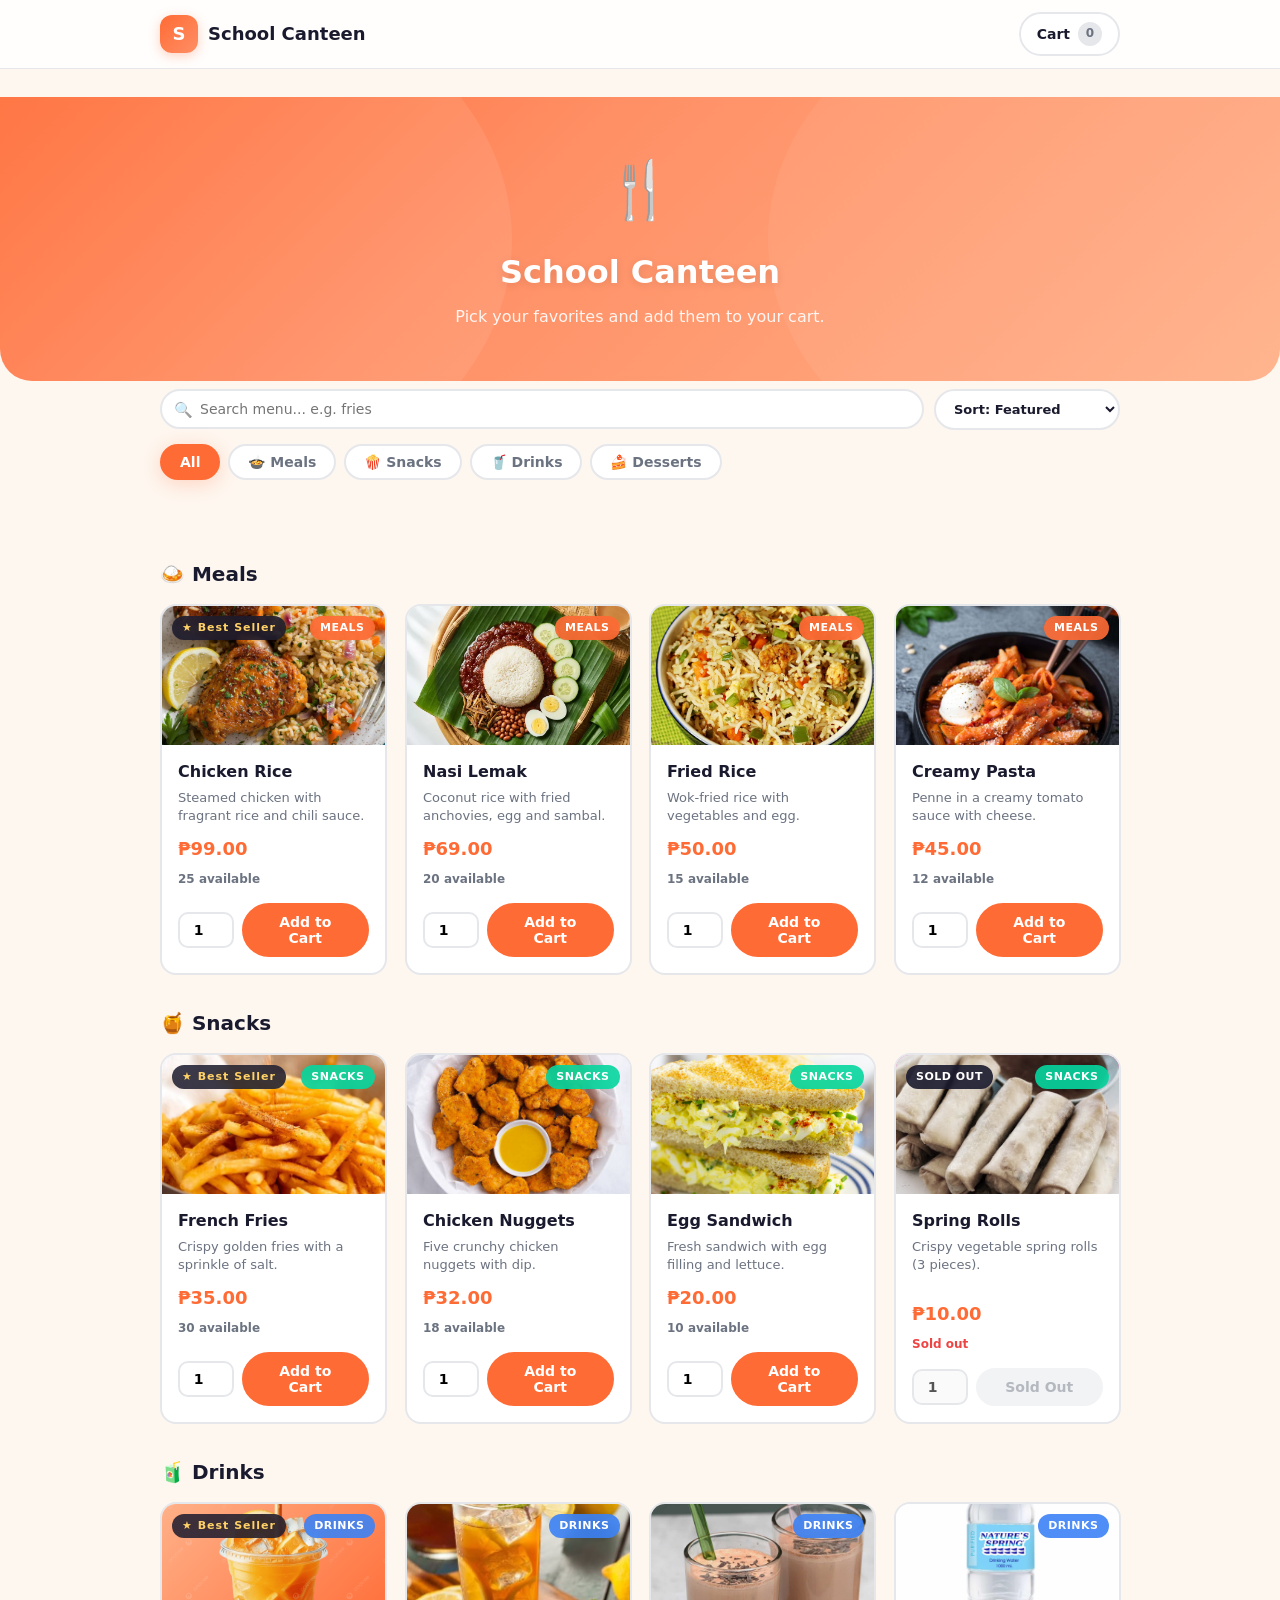
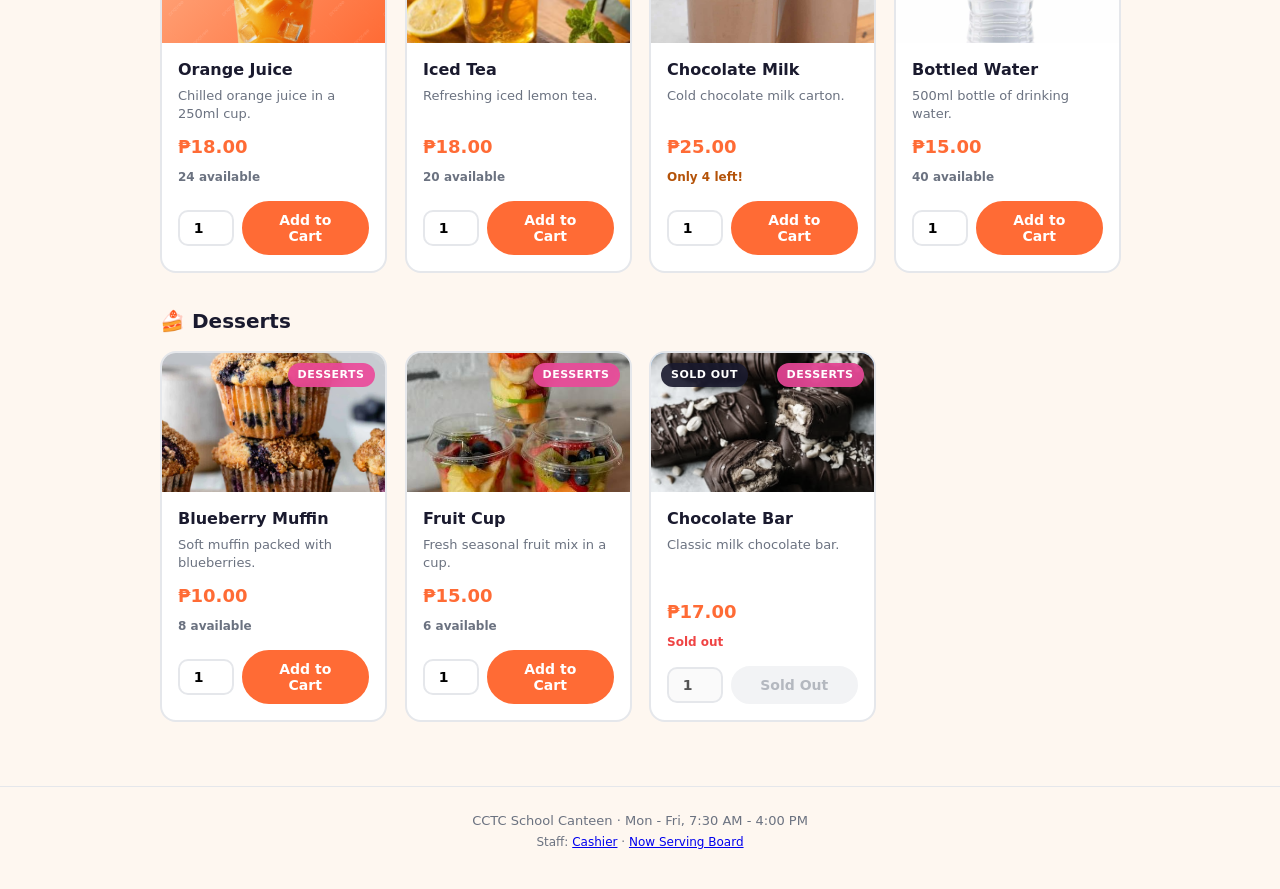
<file: index.html>
<!DOCTYPE html>
<html lang="en">
<head>
  <meta charset="UTF-8">
  <meta name="viewport" content="width=device-width, initial-scale=1.0">
  <meta name="description" content="CCTC School Canteen online ordering — browse meals, snacks, drinks and desserts, add to cart and checkout for pickup.">
  <meta name="theme-color" content="#ff6b35">
  <meta property="og:title" content="CCTC School Canteen">
  <meta property="og:description" content="Order your canteen favorites online and pick up at the counter.">
  <meta property="og:type" content="website">
  <title>School Canteen - Menu</title>
  <link rel="icon" href="data:image/svg+xml,%3Csvg xmlns='http://www.w3.org/2000/svg' viewBox='0 0 64 64'%3E%3Crect width='64' height='64' rx='14' fill='%23ff6b35'/%3E%3Ctext x='32' y='44' font-family='Arial' font-size='36' font-weight='900' fill='white' text-anchor='middle'%3ES%3C/text%3E%3C/svg%3E">
  <link rel="stylesheet" href="style.css">
</head>
<body>
  <header class="site-header">
    <div class="header-inner">
      <a class="brand" href="index.html">
        <span class="brand-mark">S</span>
        <span>School Canteen</span>
      </a>
      <a class="cart-link" href="cart.html">
        Cart
        <span id="cart-count" class="cart-badge is-empty">0</span>
      </a>
    </div>
  </header>

  <main>
    <section class="hero">
      <span class="hero-emoji">&#127860;</span>
      <h1>School Canteen</h1>
      <p>Pick your favorites and add them to your cart.</p>
    </section>

    <div class="container">
      <div class="toolbar">
        <div class="search-wrap">
          <span class="search-icon" aria-hidden="true">&#128269;</span>
          <input type="search" id="menu-search" placeholder="Search menu... e.g. fries" autocomplete="off" aria-label="Search menu">
          <button id="search-clear" type="button" class="search-clear hidden" aria-label="Clear search">&times;</button>
        </div>
        <select id="menu-sort" class="sort-select" aria-label="Sort menu">
          <option value="default">Sort: Featured</option>
          <option value="name-asc">Name A–Z</option>
          <option value="price-asc">Price: Low to High</option>
          <option value="price-desc">Price: High to Low</option>
        </select>
      </div>
      <div class="category-tabs" id="category-tabs" role="tablist" aria-label="Menu categories">
        <button class="tab-btn active" data-cat="all" role="tab" aria-selected="true">All</button>
        <button class="tab-btn" data-cat="Meals" role="tab" aria-selected="false">&#127858; Meals</button>
        <button class="tab-btn" data-cat="Snacks" role="tab" aria-selected="false">&#127871; Snacks</button>
        <button class="tab-btn" data-cat="Drinks" role="tab" aria-selected="false">&#129380; Drinks</button>
        <button class="tab-btn" data-cat="Desserts" role="tab" aria-selected="false">&#127856; Desserts</button>
      </div>
      <p id="menu-result-count" class="result-count" aria-live="polite"></p>
      <div id="menu"></div>
    </div>
  </main>

  <a id="sticky-cart" class="sticky-cart hidden" href="cart.html" aria-live="polite">
    <span id="sticky-cart-text">View Cart</span>
    <span id="sticky-cart-total" class="sticky-cart-total"></span>
  </a>

  <div id="toast-region" class="toast-region" aria-live="polite" aria-atomic="true"></div>

  <footer class="site-footer">
    CCTC School Canteen &middot; Mon - Fri, 7:30 AM - 4:00 PM<br>
    <span style="font-size:12px;">Staff: <a href="admin.html">Cashier</a> &middot; <a href="board.html">Now Serving Board</a></span>
  </footer>

  <script src="data/products.js"></script>
  <script src="js/cart.js"></script>
  <script src="js/menu.js"></script>
</body>
</html>
</file>
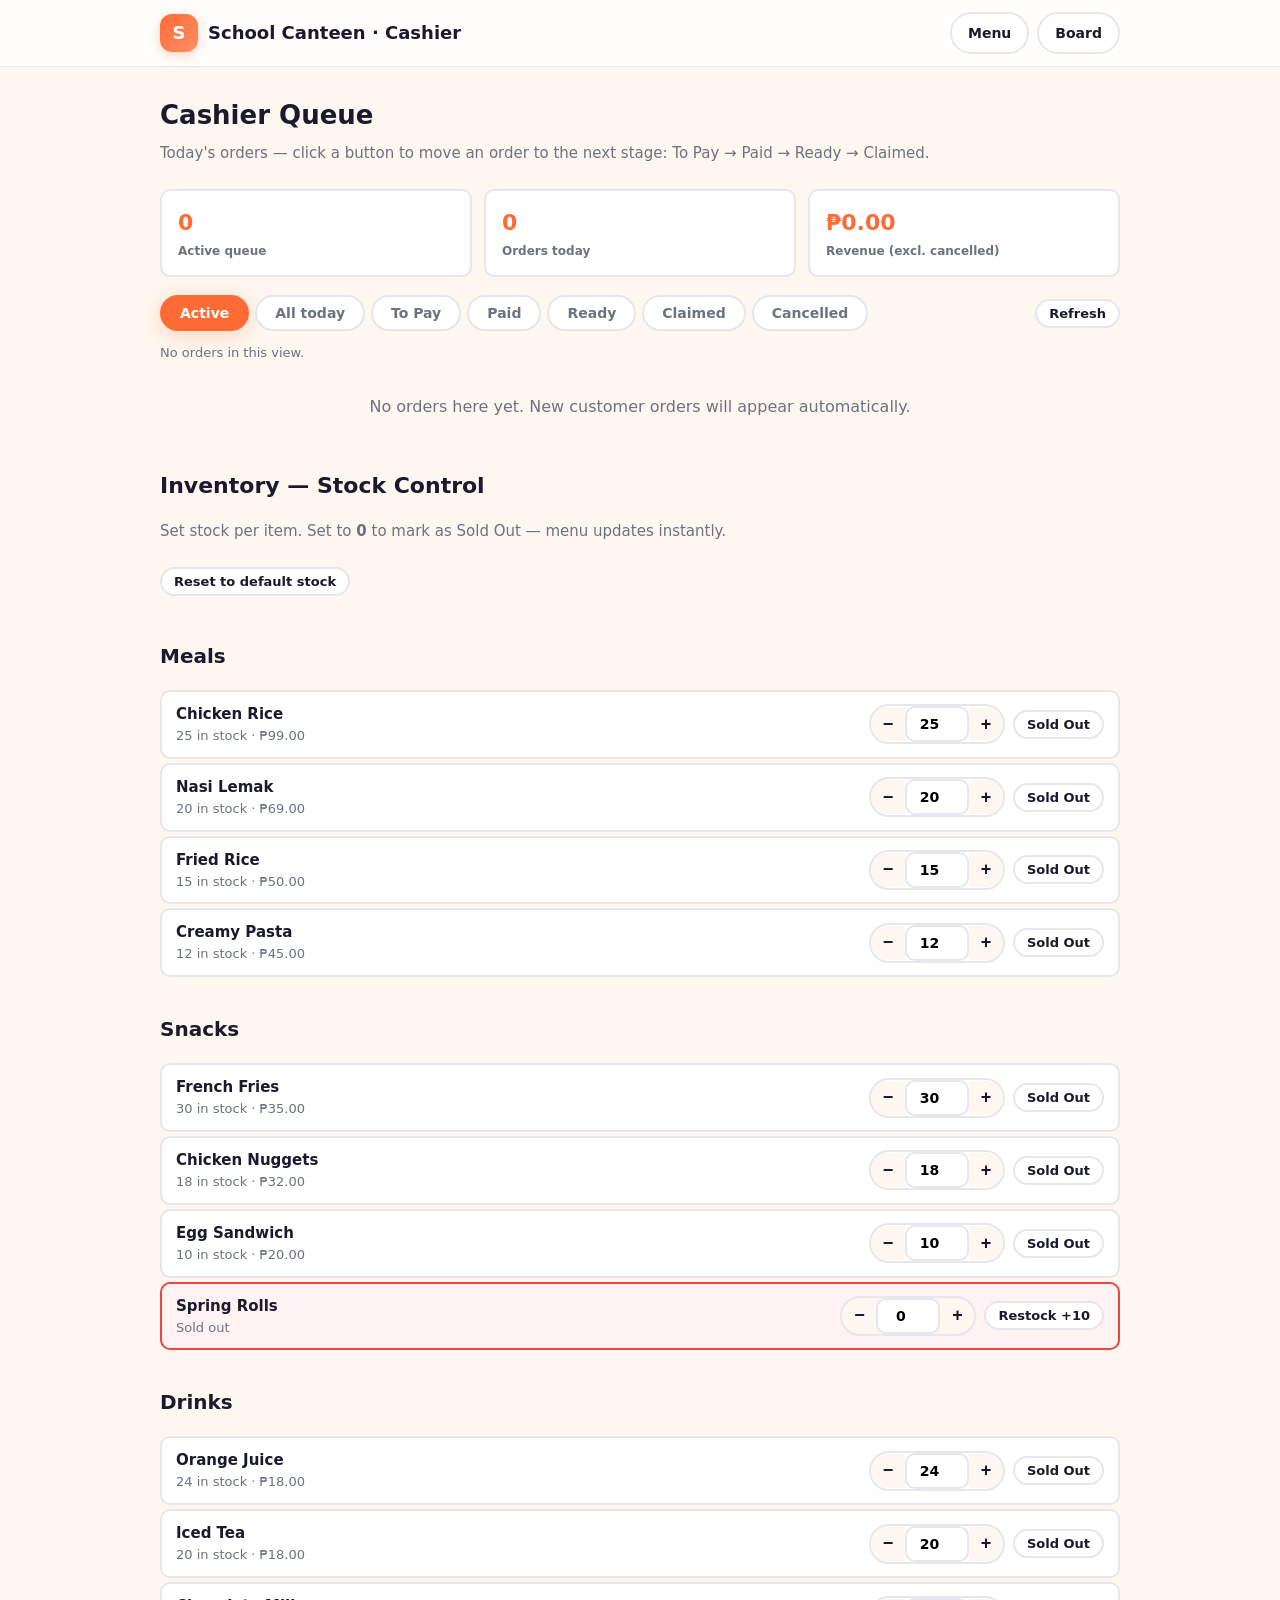
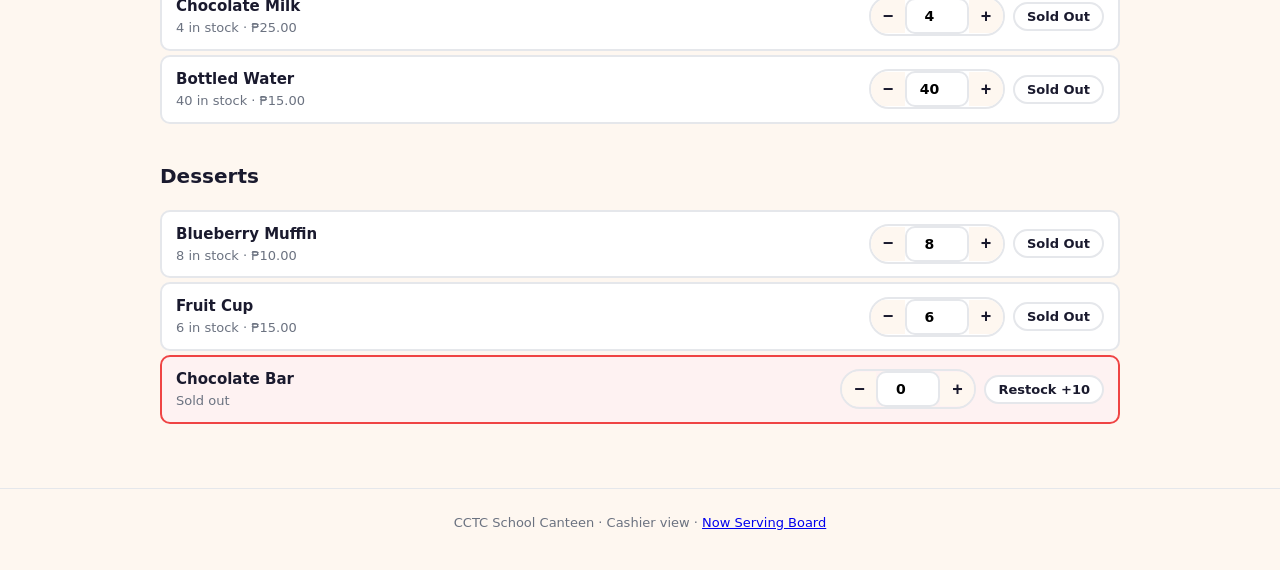
<file: admin.html>
<!DOCTYPE html>
<html lang="en">
<head>
  <meta charset="UTF-8">
  <meta name="viewport" content="width=device-width, initial-scale=1.0">
  <meta name="description" content="CCTC School Canteen cashier — manage today's order queue.">
  <title>School Canteen - Cashier</title>
  <link rel="icon" href="data:image/svg+xml,%3Csvg xmlns='http://www.w3.org/2000/svg' viewBox='0 0 64 64'%3E%3Crect width='64' height='64' rx='14' fill='%23ff6b35'/%3E%3Ctext x='32' y='44' font-family='Arial' font-size='36' font-weight='900' fill='white' text-anchor='middle'%3ES%3C/text%3E%3C/svg%3E">
  <link rel="stylesheet" href="style.css">
</head>
<body>
  <header class="site-header">
    <div class="header-inner">
      <a class="brand" href="index.html">
        <span class="brand-mark">S</span>
        <span>School Canteen · Cashier</span>
      </a>
      <nav class="staff-nav">
        <a class="cart-link" href="index.html">Menu</a>
        <a class="cart-link" href="board.html">Board</a>
      </nav>
    </div>
  </header>

  <main>
    <div class="container">
      <h1 class="page-title">Cashier Queue</h1>
      <p class="page-subtitle">Today's orders — click a button to move an order to the next stage: To Pay → Paid → Ready → Claimed.</p>

      <div class="admin-stats" id="admin-stats"></div>

      <div class="admin-filters">
        <div class="admin-filter-group" id="status-filters" role="tablist" aria-label="Filter by status">
          <button class="tab-btn active" data-filter="active" role="tab" aria-selected="true">Active</button>
          <button class="tab-btn" data-filter="today" role="tab" aria-selected="false">All today</button>
          <button class="tab-btn" data-filter="To Pay at Counter" role="tab" aria-selected="false">To Pay</button>
          <button class="tab-btn" data-filter="Paid" role="tab" aria-selected="false">Paid</button>
          <button class="tab-btn" data-filter="Ready" role="tab" aria-selected="false">Ready</button>
          <button class="tab-btn" data-filter="Claimed" role="tab" aria-selected="false">Claimed</button>
          <button class="tab-btn" data-filter="Cancelled" role="tab" aria-selected="false">Cancelled</button>
        </div>
        <button id="admin-refresh" type="button" class="btn btn-ghost btn-sm">Refresh</button>
      </div>

      <p id="admin-count" class="result-count" aria-live="polite"></p>
      <div id="admin-list" class="admin-list"></div>

      <!-- Inventory / stock control -->
      <section class="form-section" id="inventory-section">
        <h2>Inventory — Stock Control</h2>
        <p class="page-subtitle">Set stock per item. Set to <strong>0</strong> to mark as Sold Out — menu updates instantly.</p>
        <div class="admin-filters">
          <button id="inventory-reset" type="button" class="btn btn-ghost btn-sm">Reset to default stock</button>
        </div>
        <div id="inventory-list" class="inventory-list"></div>
      </section>
    </div>
  </main>

  <div id="toast-region" class="toast-region" aria-live="polite" aria-atomic="true"></div>

  <footer class="site-footer">
    CCTC School Canteen &middot; Cashier view &middot; <a href="board.html">Now Serving Board</a>
  </footer>

  <script src="data/products.js"></script>
  <script src="js/cart.js"></script>
  <script src="js/admin.js"></script>
</body>
</html>
</file>
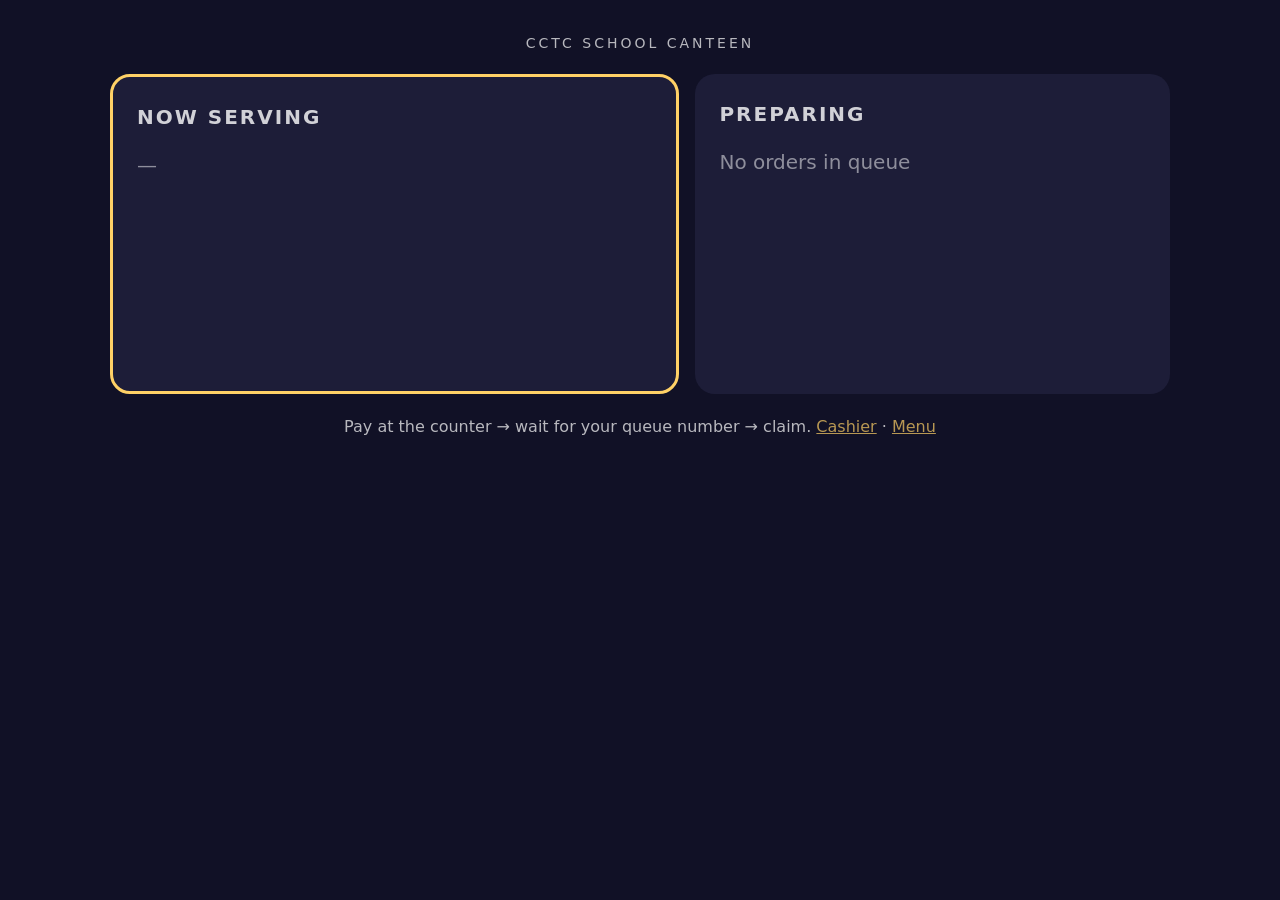
<file: board.html>
<!DOCTYPE html>
<html lang="en">
<head>
  <meta charset="UTF-8">
  <meta name="viewport" content="width=device-width, initial-scale=1.0">
  <meta http-equiv="refresh" content="30">
  <meta name="description" content="CCTC School Canteen Now Serving board.">
  <title>School Canteen - Now Serving</title>
  <link rel="icon" href="data:image/svg+xml,%3Csvg xmlns='http://www.w3.org/2000/svg' viewBox='0 0 64 64'%3E%3Crect width='64' height='64' rx='14' fill='%23ff6b35'/%3E%3Ctext x='32' y='44' font-family='Arial' font-size='36' font-weight='900' fill='white' text-anchor='middle'%3ES%3C/text%3E%3C/svg%3E">
  <link rel="stylesheet" href="style.css">
</head>
<body class="board-body">
  <main class="board">
    <p class="board-kicker">CCTC School Canteen</p>
    <div class="board-grid">
      <section class="board-panel serving">
        <h2>Now Serving</h2>
        <div id="board-serving" class="board-numbers"></div>
      </section>
      <section class="board-panel preparing">
        <h2>Preparing</h2>
        <div id="board-preparing" class="board-numbers small"></div>
      </section>
    </div>
    <p class="board-foot">Pay at the counter → wait for your queue number → claim. <a href="admin.html">Cashier</a> · <a href="index.html">Menu</a></p>
  </main>
  <script src="data/products.js"></script>
  <script src="js/cart.js"></script>
  <script>
    function fmtQ(o) { return '#' + String(o.queueNumber != null ? o.queueNumber : '?').padStart(3, '0'); }
    function renderBoard() {
      const servingEl = document.getElementById('board-serving');
      const prepEl = document.getElementById('board-preparing');
      if (!servingEl || !prepEl) return;
      const today = getTodayOrders();
      const serving = today.filter((o) => o.status === 'Ready').slice(0, 3);
      const preparing = today.filter((o) => ['Paid', 'To Pay at Counter'].includes(o.status)).slice(0, 8);
      servingEl.innerHTML = '';
      prepEl.innerHTML = '';
      if (!serving.length) {
        servingEl.innerHTML = '<span class="board-empty">—</span>';
      } else {
        serving.forEach((o) => {
          const s = document.createElement('span');
          s.className = 'board-number';
          s.textContent = fmtQ(o);
          servingEl.appendChild(s);
        });
      }
      if (!preparing.length) {
        prepEl.innerHTML = '<span class="board-empty">No orders in queue</span>';
      } else {
        preparing.forEach((o) => {
          const s = document.createElement('span');
          s.className = 'board-number dim';
          s.textContent = fmtQ(o);
          prepEl.appendChild(s);
        });
      }
    }
    document.addEventListener('DOMContentLoaded', () => {
      renderBoard();
      setInterval(renderBoard, 3000);
      window.addEventListener('storage', renderBoard);
    });
  </script>
</body>
</html>
</file>
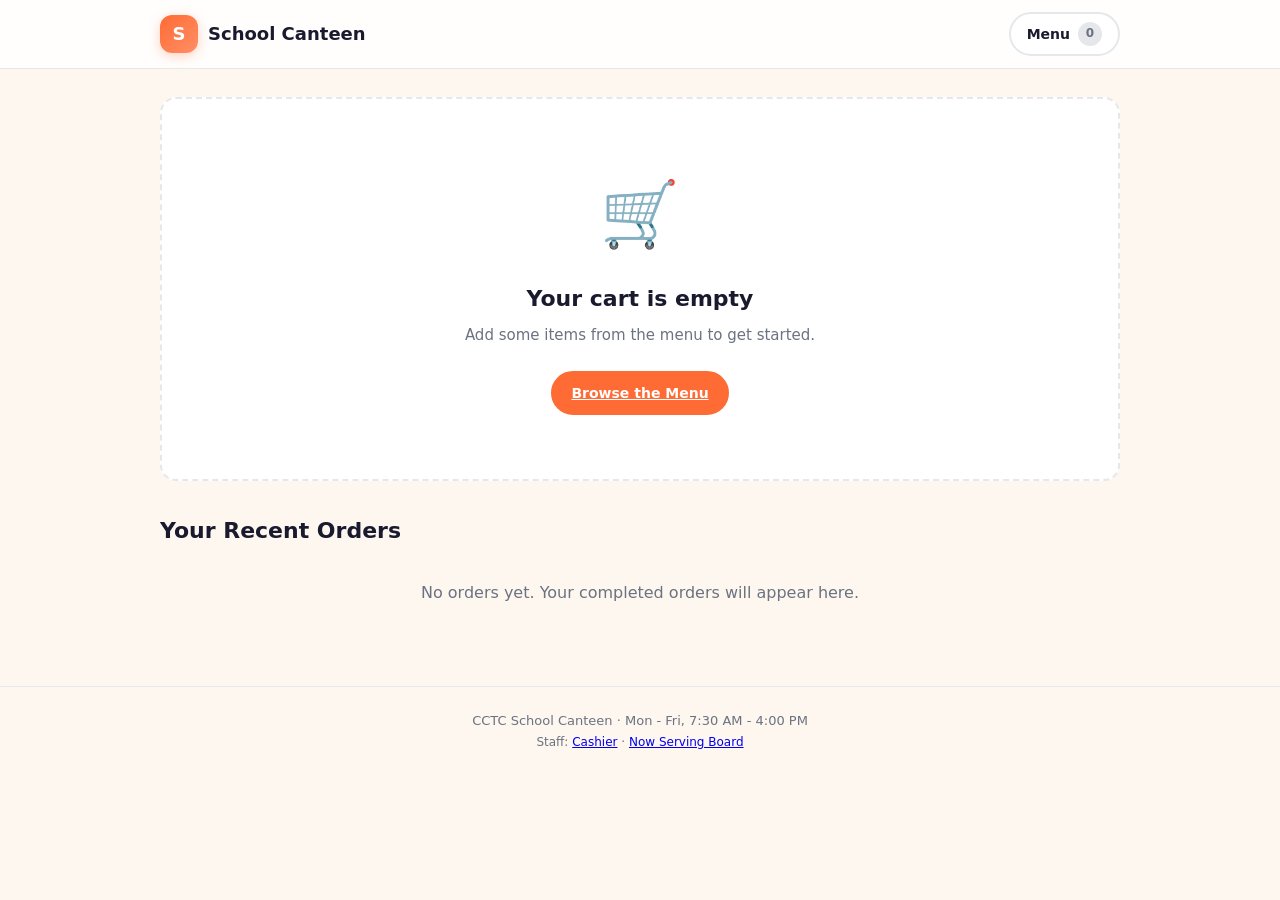
<file: cart.html>
<!DOCTYPE html>
<html lang="en">
<head>
  <meta charset="UTF-8">
  <meta name="viewport" content="width=device-width, initial-scale=1.0">
  <meta name="description" content="Review your CCTC School Canteen cart and checkout for pickup.">
  <title>School Canteen - Cart &amp; Checkout</title>
  <link rel="icon" href="data:image/svg+xml,%3Csvg xmlns='http://www.w3.org/2000/svg' viewBox='0 0 64 64'%3E%3Crect width='64' height='64' rx='14' fill='%23ff6b35'/%3E%3Ctext x='32' y='44' font-family='Arial' font-size='36' font-weight='900' fill='white' text-anchor='middle'%3ES%3C/text%3E%3C/svg%3E">
  <link rel="stylesheet" href="style.css">
</head>
<body>
  <header class="site-header">
    <div class="header-inner">
      <a class="brand" href="index.html">
        <span class="brand-mark">S</span>
        <span>School Canteen</span>
      </a>
      <a class="cart-link" href="index.html">
        Menu
        <span id="cart-count" class="cart-badge is-empty">0</span>
      </a>
    </div>
  </header>

  <main>
    <div class="container">

      <!-- Cart review + checkout form -->
      <section id="cart-view" class="cart-panel">
        <h1 class="page-title">Your Cart</h1>
        <p class="page-subtitle">Review your items, adjust quantities or remove products before checking out.</p>

        <div id="cart-lines" class="cart-lines"></div>
        <div id="totals" class="totals"></div>
        <div class="cart-actions">
          <button id="clear-cart" type="button" class="btn btn-ghost">Clear Cart</button>
        </div>

        <div class="form-section">
          <h2>Checkout</h2>
          <form id="checkout-form" novalidate>
            <div class="form-grid">
              <div class="field">
                <label for="student-name">Student Name</label>
                <input type="text" id="student-name" name="studentName" placeholder="e.g. Alex Tan" autocomplete="name">
              </div>
              <div class="field">
                <label for="student-id">Student ID</label>
                <input type="text" id="student-id" name="studentId" placeholder="e.g. 2026-0123" autocomplete="off">
              </div>
              <div class="field">
                <label for="grade-section">Grade &amp; Section <span class="optional">(optional)</span></label>
                <input type="text" id="grade-section" name="gradeSection" placeholder="e.g. Grade 10 - Ruby" autocomplete="off">
              </div>
              <div class="field">
                <label for="pickup-slot">Pickup Time</label>
                <select id="pickup-slot" name="pickupSlot">
                  <option value="">Select pickup time</option>
                  <option value="Recess (9:30 AM)">Recess (9:30 AM)</option>
                  <option value="Lunch (12:00 PM)">Lunch (12:00 PM)</option>
                  <option value="Afternoon (3:00 PM)">Afternoon (3:00 PM)</option>
                </select>
              </div>
            </div>
            <div class="field" style="margin-top:16px;">
              <label for="order-notes">Notes <span class="optional">(optional)</span></label>
              <textarea id="order-notes" name="notes" rows="2" maxlength="200" placeholder="e.g. extra spoon"></textarea>
            </div>

            <div class="field" id="order-type-field" style="margin-top:16px;">
              <label>Order Type</label>
              <div class="order-type-group">
                <label class="order-type-option">
                  <input type="radio" name="orderType" value="Dine-in">
                  <span>Dine-in</span>
                </label>
                <label class="order-type-option">
                  <input type="radio" name="orderType" value="Take-out" checked>
                  <span>Take-out</span>
                </label>
              </div>
            </div>

            <div class="field" id="payment-field" style="margin-top:16px;">
              <label>Payment</label>
              <div class="order-type-group">
                <label class="order-type-option">
                  <input type="radio" name="paymentMethod" value="Pay at Counter (Cash)" checked>
                  <span>💵 Pay at Counter (Cash)</span>
                </label>
              </div>
            </div>

            <button type="submit" class="btn btn-primary checkout-submit">Place Order • Pay at Counter</button>
          </form>
        </div>
      </section>

      <!-- Empty cart state -->
      <section id="empty-view" class="empty-state hidden">
        <span class="empty-emoji">&#128722;</span>
        <h2>Your cart is empty</h2>
        <p>Add some items from the menu to get started.</p>
        <a class="btn btn-primary" href="index.html">Browse the Menu</a>
      </section>

      <!-- Printable receipt / claim stub -->
      <section id="receipt-view" class="hidden">
        <div class="receipt" id="print-area">
          <div class="receipt-header">
            <span class="receipt-emoji">&#127873;</span>
            <h2> CCTC School Canteen</h2>
            <p>Order Claim Stub</p>
          </div>
          <div class="pay-banner">💵 PAY AT COUNTER</div>
          <div class="queue-block">
            <span class="queue-label">QUEUE NUMBER</span>
            <span class="queue-number" id="receipt-queue">#001</span>
            <span class="queue-status" id="receipt-status">To Pay at Counter</span>
          </div>
          <div class="receipt-meta">
            <span>Order No.</span><span id="receipt-number"></span>
            <span>Date</span><span id="receipt-date"></span>
            <span>Student</span><span id="receipt-student"></span>
            <span>Order Type</span><span id="receipt-type"></span>
            <span>Payment</span><span id="receipt-payment"></span>
            <span>Pickup</span><span id="receipt-pickup"></span>
            <span>Notes</span><span id="receipt-notes"></span>
          </div>
          <table class="receipt-items">
            <thead>
              <tr>
                <th>Item</th>
                <th>Qty</th>
                <th>Unit</th>
                <th>Total</th>
              </tr>
            </thead>
            <tbody id="receipt-items"></tbody>
          </table>
          <div class="receipt-totals">
            <span>Subtotal</span><span id="receipt-subtotal"></span>
            <span>Service Tax (6%)</span><span id="receipt-tax"></span>
            <span class="total">Amount to Pay</span><span class="total" id="receipt-total"></span>
          </div>
          <ol class="claim-steps">
            <li><strong>1.</strong> Go to the canteen counter</li>
            <li><strong>2.</strong> Show this stub and pay</li>
            <li><strong>3.</strong> Wait for your queue number to be called, then claim</li>
          </ol>
          <p class="receipt-footer">Thank you for ordering! Please show this stub at the canteen counter to pay &amp; claim.</p>
        </div>
        <div class="receipt-actions">
          <button id="print-receipt" type="button" class="btn btn-primary">Print Claim Stub</button>
          <button id="new-order" type="button" class="btn btn-ghost">Place Another Order</button>
        </div>
      </section>

      <!-- Order history -->
      <section id="history-view" class="form-section">
        <h2>Your Recent Orders</h2>
        <div id="order-history"></div>
      </section>

    </div>
  </main>

  <div id="toast-region" class="toast-region" aria-live="polite" aria-atomic="true"></div>

  <footer class="site-footer">
    CCTC School Canteen &middot; Mon - Fri, 7:30 AM - 4:00 PM<br>
    <span style="font-size:12px;">Staff: <a href="admin.html">Cashier</a> &middot; <a href="board.html">Now Serving Board</a></span>
  </footer>

  <script src="data/products.js"></script>
  <script src="js/cart.js"></script>
  <script src="js/checkout.js"></script>
</body>
</html>
</file>
<file: style.css>
/* ===== VARIABLES & RESET ===== */
:root {
  --primary: #ff6b35;
  --primary-dark: #e55a2b;
  --primary-light: #fff0e8;
  --accent: #06d6a0;
  --accent-dark: #05b888;
  --accent-light: #e6faf3;
  --ink: #1a1a2e;
  --muted: #6b7280;
  --line: #e5e7eb;
  --surface: #ffffff;
  --canvas: #fef7f0;
  --danger: #ef4444;
  --danger-light: #fef2f2;
  --radius: 16px;
  --radius-sm: 10px;
  --radius-pill: 999px;
  --shadow-sm: 0 2px 8px rgba(0, 0, 0, 0.06);
  --shadow: 0 4px 16px rgba(0, 0, 0, 0.08);
  --shadow-lg: 0 8px 30px rgba(0, 0, 0, 0.12);
  --shadow-glow: 0 4px 20px rgba(255, 107, 53, 0.25);
  --font: 'Segoe UI', system-ui, -apple-system, sans-serif;

  --cat-meals: #ff6b35;
  --cat-meals-bg: #fff0e8;
  --cat-snacks: #06d6a0;
  --cat-snacks-bg: #e6faf3;
  --cat-drinks: #3b82f6;
  --cat-drinks-bg: #eff6ff;
  --cat-desserts: #ec4899;
  --cat-desserts-bg: #fdf2f8;
}

*,
*::before,
*::after {
  box-sizing: border-box;
  margin: 0;
  padding: 0;
}

html {
  scroll-behavior: smooth;
}

body {
  font-family: var(--font);
  background: var(--canvas);
  color: var(--ink);
  line-height: 1.6;
  min-height: 100vh;
}

/* ===== ANIMATIONS ===== */
@keyframes fadeIn {
  from { opacity: 0; }
  to { opacity: 1; }
}

@keyframes slideUp {
  from { opacity: 0; transform: translateY(24px); }
  to { opacity: 1; transform: translateY(0); }
}

@keyframes bounceIn {
  0% { opacity: 0; transform: scale(0.9) translateY(12px); }
  60% { transform: scale(1.02) translateY(-2px); }
  100% { opacity: 1; transform: scale(1) translateY(0); }
}

@keyframes pop {
  0% { transform: scale(1); }
  50% { transform: scale(1.15); }
  100% { transform: scale(1); }
}

@keyframes shimmer {
  0% { background-position: -200% 0; }
  100% { background-position: 200% 0; }
}

@keyframes wiggle {
  0%, 100% { transform: rotate(0deg); }
  25% { transform: rotate(-3deg); }
  75% { transform: rotate(3deg); }
}

.hidden {
  display: none !important;
}

.container {
  max-width: 1000px;
  margin: 0 auto;
  padding: 0 20px;
}

/* ===== HEADER ===== */
.site-header {
  position: sticky;
  top: 0;
  z-index: 100;
  background: rgba(255, 255, 255, 0.85);
  backdrop-filter: blur(12px);
  -webkit-backdrop-filter: blur(12px);
  border-bottom: 1px solid var(--line);
}

.header-inner {
  display: flex;
  align-items: center;
  justify-content: space-between;
  gap: 16px;
  padding: 12px 20px;
  max-width: 1000px;
  margin: 0 auto;
}

.brand {
  display: flex;
  align-items: center;
  gap: 10px;
  font-weight: 800;
  font-size: 18px;
  color: var(--ink);
  text-decoration: none;
  transition: transform 0.2s ease;
}

.brand:hover {
  transform: scale(1.02);
}

.brand-mark {
  display: inline-flex;
  align-items: center;
  justify-content: center;
  width: 38px;
  height: 38px;
  border-radius: 12px;
  background: linear-gradient(135deg, var(--primary), #ff8f65);
  color: #fff;
  font-size: 18px;
  font-weight: 900;
  box-shadow: 0 3px 12px rgba(255, 107, 53, 0.3);
}

.cart-link {
  display: inline-flex;
  align-items: center;
  gap: 8px;
  text-decoration: none;
  color: var(--ink);
  font-weight: 700;
  font-size: 14px;
  padding: 8px 16px;
  border: 2px solid var(--line);
  border-radius: var(--radius-pill);
  background: var(--surface);
  transition: all 0.2s ease;
}

.cart-link:hover {
  border-color: var(--primary);
  background: var(--primary-light);
  transform: translateY(-1px);
  box-shadow: var(--shadow-sm);
}

.cart-badge {
  display: inline-flex;
  align-items: center;
  justify-content: center;
  min-width: 24px;
  height: 24px;
  padding: 0 7px;
  border-radius: var(--radius-pill);
  background: var(--primary);
  color: #fff;
  font-size: 12px;
  font-weight: 800;
  transition: transform 0.2s ease;
}

.cart-badge:not(.is-empty) {
  animation: pop 0.3s ease;
}

.cart-badge.is-empty {
  background: var(--line);
  color: var(--muted);
}

/* ===== HERO BANNER ===== */
.hero {
  background: linear-gradient(135deg, #ff6b35 0%, #ff8f65 40%, #ffb088 100%);
  border-radius: 0 0 32px 32px;
  padding: 48px 20px 52px;
  text-align: center;
  color: #fff;
  position: relative;
  overflow: hidden;
  margin-bottom: 8px;
}

.hero::before {
  content: '';
  position: absolute;
  top: -50%;
  left: -20%;
  width: 60%;
  height: 200%;
  background: rgba(255, 255, 255, 0.08);
  border-radius: 50%;
  pointer-events: none;
}

.hero::after {
  content: '';
  position: absolute;
  bottom: -40%;
  right: -10%;
  width: 50%;
  height: 180%;
  background: rgba(255, 255, 255, 0.06);
  border-radius: 50%;
  pointer-events: none;
}

.hero-emoji {
  font-size: 56px;
  display: block;
  margin-bottom: 12px;
  animation: wiggle 2s ease-in-out infinite;
}

.hero h1 {
  font-size: 32px;
  font-weight: 900;
  margin: 0 0 6px;
  text-shadow: 0 2px 8px rgba(0, 0, 0, 0.1);
}

.hero p {
  font-size: 16px;
  opacity: 0.9;
  margin: 0;
  font-weight: 500;
}

/* ===== MAIN ===== */
main {
  padding: 28px 0 64px;
}

.page-title {
  margin: 0 0 4px;
  font-size: 26px;
  font-weight: 800;
}

.page-subtitle {
  margin: 0 0 24px;
  color: var(--muted);
  font-size: 15px;
}

/* ===== CATEGORY TABS ===== */
.category-tabs {
  display: flex;
  gap: 8px;
  flex-wrap: wrap;
  margin-bottom: 28px;
  animation: slideUp 0.4s ease 0.1s both;
}

.tab-btn {
  padding: 8px 18px;
  border: 2px solid var(--line);
  border-radius: var(--radius-pill);
  background: var(--surface);
  font-size: 14px;
  font-weight: 700;
  cursor: pointer;
  font-family: inherit;
  color: var(--muted);
  transition: all 0.2s ease;
  user-select: none;
}

.tab-btn:hover {
  border-color: var(--primary);
  color: var(--primary);
  transform: translateY(-1px);
}

.tab-btn.active {
  background: var(--primary);
  border-color: var(--primary);
  color: #fff;
  box-shadow: var(--shadow-glow);
}

.tab-btn[data-cat="Meals"].active {
  background: var(--cat-meals);
  border-color: var(--cat-meals);
  box-shadow: 0 4px 16px rgba(255, 107, 53, 0.3);
}

.tab-btn[data-cat="Snacks"].active {
  background: var(--cat-snacks);
  border-color: var(--cat-snacks);
  box-shadow: 0 4px 16px rgba(6, 214, 160, 0.3);
}

.tab-btn[data-cat="Drinks"].active {
  background: var(--cat-drinks);
  border-color: var(--cat-drinks);
  box-shadow: 0 4px 16px rgba(59, 130, 246, 0.3);
}

.tab-btn[data-cat="Desserts"].active {
  background: var(--cat-desserts);
  border-color: var(--cat-desserts);
  box-shadow: 0 4px 16px rgba(236, 72, 153, 0.3);
}

.tab-btn[data-cat="Meals"]:hover:not(.active) {
  border-color: var(--cat-meals);
  color: var(--cat-meals);
}

.tab-btn[data-cat="Snacks"]:hover:not(.active) {
  border-color: var(--cat-snacks);
  color: var(--cat-snacks);
}

.tab-btn[data-cat="Drinks"]:hover:not(.active) {
  border-color: var(--cat-drinks);
  color: var(--cat-drinks);
}

.tab-btn[data-cat="Desserts"]:hover:not(.active) {
  border-color: var(--cat-desserts);
  color: var(--cat-desserts);
}

/* ===== MENU ===== */
.menu-heading {
  margin: 32px 0 14px;
  font-size: 20px;
  font-weight: 800;
  display: flex;
  align-items: center;
  gap: 8px;
}

.menu-heading .cat-emoji {
  font-size: 22px;
}

.product-grid {
  display: grid;
  grid-template-columns: repeat(auto-fill, minmax(220px, 1fr));
  gap: 18px;
}

/* ===== PRODUCT CARD ===== */
.product-card {
  background: var(--surface);
  border: 2px solid var(--line);
  border-radius: var(--radius);
  overflow: hidden;
  display: flex;
  flex-direction: column;
  transition: all 0.25s cubic-bezier(0.34, 1.56, 0.64, 1);
  animation: bounceIn 0.4s ease both;
  position: relative;
}

.product-card:hover {
  transform: translateY(-6px) scale(1.01);
  box-shadow: var(--shadow-lg);
  border-color: transparent;
}

.product-card:nth-child(1) { animation-delay: 0.05s; }
.product-card:nth-child(2) { animation-delay: 0.1s; }
.product-card:nth-child(3) { animation-delay: 0.15s; }
.product-card:nth-child(4) { animation-delay: 0.2s; }
.product-card:nth-child(5) { animation-delay: 0.25s; }
.product-card:nth-child(6) { animation-delay: 0.3s; }
.product-card:nth-child(7) { animation-delay: 0.35s; }
.product-card:nth-child(8) { animation-delay: 0.4s; }

.product-badge {
  position: absolute;
  top: 10px;
  right: 10px;
  padding: 3px 10px;
  border-radius: var(--radius-pill);
  font-size: 11px;
  font-weight: 800;
  text-transform: uppercase;
  letter-spacing: 0.5px;
  z-index: 2;
  backdrop-filter: blur(8px);
  -webkit-backdrop-filter: blur(8px);
}

.badge-meals {
  background: rgba(255, 107, 53, 0.9);
  color: #fff;
}

.badge-snacks {
  background: rgba(6, 214, 160, 0.9);
  color: #fff;
}

.badge-drinks {
  background: rgba(59, 130, 246, 0.9);
  color: #fff;
}

.badge-desserts {
  background: rgba(236, 72, 153, 0.9);
  color: #fff;
}

.product-tile {
  display: flex;
  align-items: center;
  justify-content: center;
  width: 100%;
  aspect-ratio: 16 / 10;
  font-size: 42px;
  font-weight: 800;
  color: #fff;
  letter-spacing: 1px;
  background: linear-gradient(135deg, #ff8f65, #ff6b35);
  overflow: hidden;
  position: relative;
}

.product-card:nth-child(4n + 1) .product-tile {
  background: linear-gradient(135deg, #ffb088, #ff6b35);
}

.product-card:nth-child(4n + 2) .product-tile {
  background: linear-gradient(135deg, #5ce0c0, #06d6a0);
}

.product-card:nth-child(4n + 3) .product-tile {
  background: linear-gradient(135deg, #7db9f5, #3b82f6);
}

.product-card:nth-child(4n) .product-tile {
  background: linear-gradient(135deg, #f472b6, #ec4899);
}

.product-tile img {
  width: 100%;
  height: 100%;
  object-fit: cover;
  object-position: center;
  display: block;
  transition: transform 0.3s ease;
}

.product-card:hover .product-tile img {
  transform: scale(1.05);
}

.product-tile .emoji-fallback {
  font-size: 48px;
  line-height: 1;
}

.product-body {
  padding: 14px 16px 16px;
  display: flex;
  flex-direction: column;
  gap: 4px;
  flex: 1;
}

.product-name {
  margin: 0;
  font-size: 16px;
  font-weight: 700;
}

.product-desc {
  margin: 0;
  font-size: 13px;
  color: var(--muted);
  flex: 1;
  line-height: 1.4;
}

.product-price {
  margin: 6px 0 0;
  font-weight: 900;
  font-size: 18px;
  color: var(--primary);
}

.product-actions {
  display: flex;
  gap: 8px;
  align-items: center;
  margin-top: 10px;
}

/* ===== BUTTONS ===== */
.btn {
  display: inline-flex;
  align-items: center;
  justify-content: center;
  gap: 6px;
  border: 2px solid transparent;
  border-radius: var(--radius-pill);
  padding: 9px 18px;
  font-size: 14px;
  font-weight: 700;
  cursor: pointer;
  font-family: inherit;
  transition: all 0.2s ease;
  user-select: none;
}

.btn:active {
  transform: scale(0.95);
}

.btn-primary {
  background: var(--primary);
  color: #fff;
  border-color: var(--primary);
}

.btn-primary:hover {
  background: var(--primary-dark);
  border-color: var(--primary-dark);
  box-shadow: var(--shadow-glow);
}

.btn-ghost {
  background: var(--surface);
  border-color: var(--line);
  color: var(--ink);
}

.btn-ghost:hover {
  border-color: var(--muted);
  background: #f9fafb;
}

.btn-sm {
  padding: 5px 12px;
  font-size: 13px;
}

.btn:disabled {
  opacity: 0.5;
  cursor: not-allowed;
  transform: none;
}

.add-btn {
  flex: 1;
}

.add-btn.added {
  background: var(--accent);
  border-color: var(--accent);
}

.qty-input {
  width: 56px;
  padding: 8px;
  border: 2px solid var(--line);
  border-radius: var(--radius-sm);
  text-align: center;
  font-size: 14px;
  font-weight: 700;
  font-family: inherit;
  transition: border-color 0.2s ease;
}

.qty-input:focus {
  outline: none;
  border-color: var(--primary);
}

/* ===== CART ===== */
.cart-panel {
  background: var(--surface);
  border: 2px solid var(--line);
  border-radius: var(--radius);
  box-shadow: var(--shadow);
  padding: 24px;
  animation: slideUp 0.4s ease both;
}

.cart-lines {
  display: flex;
  flex-direction: column;
  gap: 10px;
}

.cart-line {
  display: flex;
  align-items: center;
  gap: 14px;
  padding: 14px 16px;
  border: 2px solid var(--line);
  border-radius: var(--radius-sm);
  transition: all 0.2s ease;
  animation: fadeIn 0.3s ease both;
}

.cart-line:hover {
  border-color: var(--primary);
  box-shadow: var(--shadow-sm);
}

.cart-line-info {
  display: flex;
  flex-direction: column;
  flex: 1;
  min-width: 0;
}

.cart-line-name {
  font-weight: 700;
  font-size: 15px;
}

.cart-line-meta {
  font-size: 13px;
  color: var(--muted);
}

.cart-line-controls {
  display: flex;
  align-items: center;
  gap: 10px;
}

.stepper {
  display: inline-flex;
  align-items: center;
  border: 2px solid var(--line);
  border-radius: var(--radius-pill);
  overflow: hidden;
}

.step-btn {
  width: 34px;
  height: 34px;
  border: none;
  background: var(--canvas);
  font-size: 18px;
  font-weight: 700;
  cursor: pointer;
  color: var(--ink);
  transition: all 0.15s ease;
}

.step-btn:hover {
  background: var(--primary);
  color: #fff;
}

.step-qty {
  min-width: 36px;
  text-align: center;
  font-weight: 800;
  font-size: 15px;
}

.cart-line-total {
  font-weight: 900;
  min-width: 70px;
  text-align: right;
  font-size: 15px;
  color: var(--primary);
}

.totals {
  margin-top: 18px;
  padding-top: 14px;
  border-top: 2px dashed var(--line);
}

.totals-row {
  display: flex;
  justify-content: space-between;
  padding: 4px 0;
  color: var(--muted);
  font-size: 14px;
}

.totals-total {
  font-size: 22px;
  font-weight: 900;
  color: var(--ink);
  border-top: 2px solid var(--line);
  margin-top: 8px;
  padding-top: 12px;
}

.cart-actions {
  display: flex;
  gap: 10px;
  margin-top: 18px;
}

/* ===== CHECKOUT FORM ===== */
.form-section {
  margin-top: 32px;
  animation: slideUp 0.4s ease 0.1s both;
}

.form-section > h2 {
  margin: 0 0 16px;
  font-size: 22px;
  font-weight: 800;
}

.form-grid {
  display: grid;
  grid-template-columns: 1fr 1fr;
  gap: 16px;
}

.field {
  display: flex;
  flex-direction: column;
  gap: 6px;
}

.field label {
  font-weight: 700;
  font-size: 14px;
}

.field input[type="text"],
.field input[type="number"] {
  padding: 11px 14px;
  border: 2px solid var(--line);
  border-radius: var(--radius-sm);
  font-size: 15px;
  font-family: inherit;
  width: 100%;
  transition: all 0.2s ease;
}

.field input:focus {
  outline: none;
  border-color: var(--primary);
  box-shadow: 0 0 0 3px rgba(255, 107, 53, 0.15);
}

.field.has-error input,
.field.has-error select,
.field.has-error textarea {
  border-color: var(--danger);
  box-shadow: 0 0 0 3px rgba(239, 68, 68, 0.1);
}

.field-error {
  margin: 0;
  color: var(--danger);
  font-size: 13px;
  font-weight: 600;
}

.order-type-group {
  display: flex;
  gap: 10px;
  flex-wrap: wrap;
  padding-top: 4px;
}

.order-type-option {
  position: relative;
}

.order-type-option input {
  position: absolute;
  opacity: 0;
  pointer-events: none;
}

.order-type-option span {
  display: inline-flex;
  align-items: center;
  gap: 6px;
  padding: 10px 22px;
  border: 2px solid var(--line);
  border-radius: var(--radius-pill);
  font-weight: 700;
  font-size: 14px;
  cursor: pointer;
  background: var(--surface);
  transition: all 0.2s ease;
}

.order-type-option span::before {
  font-size: 16px;
}

.order-type-option:nth-child(1) span::before {
  content: '\1F37D';
}

.order-type-option:nth-child(2) span::before {
  content: '\1F37F';
}

.order-type-option input:checked + span {
  border-color: var(--accent);
  background: var(--accent-light);
  color: var(--accent-dark);
  box-shadow: 0 2px 10px rgba(6, 214, 160, 0.2);
}

.order-type-option input:focus-visible + span {
  outline: 2px solid var(--accent);
  outline-offset: 2px;
}

.checkout-submit {
  margin-top: 24px;
  padding: 14px 32px;
  font-size: 16px;
  width: 100%;
}

/* ===== EMPTY STATE ===== */
.empty-state {
  text-align: center;
  padding: 64px 24px;
  background: var(--surface);
  border: 2px dashed var(--line);
  border-radius: var(--radius);
  animation: bounceIn 0.5s ease both;
}

.empty-state .empty-emoji {
  font-size: 64px;
  display: block;
  margin-bottom: 16px;
  animation: wiggle 2s ease-in-out infinite;
}

.empty-state h2 {
  margin: 0 0 6px;
  font-size: 22px;
  font-weight: 800;
}

.empty-state p {
  color: var(--muted);
  margin: 0 0 24px;
  font-size: 15px;
}

/* ===== RECEIPT ===== */
.receipt {
  max-width: 420px;
  margin: 0 auto;
  background: var(--surface);
  border: 2px solid var(--line);
  border-radius: var(--radius);
  padding: 28px;
  font-size: 14px;
  animation: bounceIn 0.5s ease both;
}

.pay-hint {
  margin: 8px 0 0;
  font-size: 13px;
  color: var(--muted);
}

.pay-banner {
  text-align: center;
  font-weight: 900;
  font-size: 16px;
  letter-spacing: 1px;
  background: #fef3c7;
  border: 2px dashed #d97706;
  color: #92400e;
  border-radius: var(--radius-sm);
  padding: 8px 12px;
  margin-bottom: 14px;
}

.queue-block {
  text-align: center;
  background: var(--ink);
  color: #fff;
  border-radius: var(--radius-sm);
  padding: 14px 12px;
  margin-bottom: 14px;
}

.queue-label {
  display: block;
  font-size: 11px;
  font-weight: 700;
  letter-spacing: 2px;
  opacity: 0.7;
}

.queue-number {
  display: block;
  font-size: 44px;
  font-weight: 900;
  letter-spacing: 2px;
  color: #ffd166;
  line-height: 1.1;
}

.queue-status {
  display: inline-block;
  margin-top: 6px;
  font-size: 12px;
  font-weight: 800;
  background: #d97706;
  padding: 3px 12px;
  border-radius: var(--radius-pill);
}

.claim-steps {
  margin: 14px 0 0;
  padding: 12px 12px 12px 28px;
  background: var(--canvas);
  border-radius: var(--radius-sm);
  font-size: 13px;
  line-height: 1.7;
}

.history-status-row {
  display: flex;
  gap: 8px;
  flex-wrap: wrap;
  margin: 8px 0 0;
}

.status-badge {
  font-size: 12px;
  font-weight: 800;
  padding: 3px 12px;
  border-radius: var(--radius-pill);
}

.status-badge.to-pay {
  background: #fef3c7;
  color: #92400e;
  border: 1px solid #f59e0b;
}

.status-badge.paid {
  background: #dbeafe;
  color: #1d4ed8;
  border: 1px solid #93c5fd;
}

.status-badge.ready {
  background: var(--accent-light);
  color: var(--accent-dark);
  border: 1px solid var(--accent);
}

.status-badge.claimed {
  background: #f3f4f6;
  color: var(--muted);
  border: 1px solid var(--line);
}

.status-badge.cancelled {
  background: var(--danger-light);
  color: var(--danger);
  border: 1px solid var(--danger);
}

.pay-badge {
  font-size: 12px;
  font-weight: 600;
  color: var(--muted);
}

/* ===== ADMIN ===== */
.staff-nav {
  display: flex;
  gap: 8px;
}

.admin-stats {
  display: grid;
  grid-template-columns: repeat(auto-fit, minmax(160px, 1fr));
  gap: 12px;
  margin-bottom: 18px;
}

.stat-card {
  background: var(--surface);
  border: 2px solid var(--line);
  border-radius: var(--radius-sm);
  padding: 14px 16px;
  display: flex;
  flex-direction: column;
  gap: 2px;
}

.stat-value {
  font-size: 22px;
  font-weight: 900;
  color: var(--primary);
}

.stat-label {
  font-size: 12px;
  color: var(--muted);
  font-weight: 600;
}

.admin-filters {
  display: flex;
  justify-content: space-between;
  align-items: center;
  gap: 10px;
  flex-wrap: wrap;
  margin-bottom: 12px;
}

.admin-filter-group {
  display: flex;
  gap: 6px;
  flex-wrap: wrap;
}

.admin-list {
  display: flex;
  flex-direction: column;
  gap: 12px;
}

.admin-card .history-queue {
  font-size: 24px;
  font-weight: 900;
  color: var(--primary);
}

.inventory-list {
  display: flex;
  flex-direction: column;
  gap: 4px;
}

.inventory-row {
  display: flex;
  align-items: center;
  gap: 14px;
  padding: 10px 14px;
  border: 2px solid var(--line);
  border-radius: var(--radius-sm);
  background: var(--surface);
}

.inventory-row.is-out {
  border-color: var(--danger);
  background: var(--danger-light);
}

.inventory-controls {
  display: flex;
  align-items: center;
  gap: 8px;
  margin-left: auto;
}

.inv-input {
  width: 64px;
}

@media (max-width: 640px) {
  .inventory-row {
    flex-wrap: wrap;
  }
  .inventory-controls {
    width: 100%;
    justify-content: space-between;
  }
}

/* ===== NOW SERVING BOARD ===== */
.board-body {
  background: #111126;
  color: #fff;
}

.board {
  max-width: 1100px;
  margin: 0 auto;
  padding: 32px 20px 48px;
  min-height: 100vh;
}

.board-kicker {
  text-align: center;
  letter-spacing: 3px;
  text-transform: uppercase;
  font-size: 14px;
  opacity: 0.7;
  margin-bottom: 20px;
}

.board-grid {
  display: grid;
  grid-template-columns: 1.2fr 1fr;
  gap: 16px;
}

.board-panel {
  background: #1d1d38;
  border-radius: 20px;
  padding: 24px;
  min-height: 320px;
}

.board-panel h2 {
  margin: 0 0 16px;
  font-size: 20px;
  text-transform: uppercase;
  letter-spacing: 2px;
  opacity: 0.8;
}

.board-panel.serving {
  border: 3px solid #ffd166;
}

.board-numbers {
  display: flex;
  flex-wrap: wrap;
  gap: 12px;
}

.board-number {
  font-size: 56px;
  font-weight: 900;
  background: #ffd166;
  color: #111126;
  border-radius: 14px;
  padding: 6px 22px;
}

.board-number.dim {
  background: #2e2e55;
  color: #fff;
}

.board-numbers.small .board-number {
  font-size: 32px;
}

.board-empty {
  opacity: 0.5;
  font-size: 20px;
}

.board-foot {
  text-align: center;
  margin-top: 20px;
  opacity: 0.7;
}

.board-foot a {
  color: #ffd166;
}

@media (max-width: 640px) {
  .board-grid {
    grid-template-columns: 1fr;
  }
}

.receipt-header {
  text-align: center;
  border-bottom: 2px dashed var(--line);
  padding-bottom: 14px;
  margin-bottom: 14px;
}

.receipt-header h2 {
  margin: 0;
  font-size: 20px;
  color: var(--primary);
}

.receipt-header .receipt-emoji {
  font-size: 32px;
  display: block;
  margin-bottom: 6px;
}

.receipt-header p {
  margin: 2px 0 0;
  color: var(--muted);
  font-size: 13px;
}

.receipt-meta {
  display: grid;
  grid-template-columns: auto 1fr;
  gap: 4px 16px;
  margin-bottom: 14px;
}

.receipt-meta span:first-child {
  color: var(--muted);
  font-weight: 600;
}

.receipt-meta span:last-child {
  font-weight: 700;
  text-align: right;
}

.receipt-items {
  width: 100%;
  border-collapse: collapse;
  margin-bottom: 14px;
}

.receipt-items th {
  text-align: left;
  font-size: 11px;
  text-transform: uppercase;
  letter-spacing: 0.5px;
  color: var(--muted);
  border-bottom: 2px solid var(--line);
  padding: 6px 8px;
  font-weight: 700;
}

.receipt-items td {
  padding: 8px;
  border-bottom: 1px dotted var(--line);
}

.receipt-items th:nth-child(n + 2),
.receipt-items td:nth-child(n + 2) {
  text-align: right;
}

.receipt-totals {
  border-top: 2px dashed var(--line);
  padding-top: 12px;
  display: grid;
  grid-template-columns: 1fr auto;
  gap: 4px 16px;
}

.receipt-totals .total {
  font-weight: 900;
  font-size: 18px;
  border-top: 2px solid var(--line);
  margin-top: 6px;
  padding-top: 10px;
  color: var(--primary);
}

.receipt-footer {
  text-align: center;
  color: var(--muted);
  font-size: 13px;
  margin: 16px 0 0;
  line-height: 1.5;
}

.receipt-actions {
  display: flex;
  justify-content: center;
  gap: 10px;
  margin-top: 24px;
  animation: slideUp 0.4s ease 0.2s both;
}

/* ===== ORDER HISTORY ===== */
.history-empty {
  color: var(--muted);
  padding: 16px 0;
  text-align: center;
}

.history-card {
  background: var(--surface);
  border: 2px solid var(--line);
  border-radius: var(--radius);
  padding: 16px 20px;
  margin-bottom: 12px;
  transition: all 0.2s ease;
  animation: slideUp 0.3s ease both;
}

.history-card:hover {
  border-color: var(--primary);
  box-shadow: var(--shadow-sm);
}

.history-head {
  display: flex;
  justify-content: space-between;
  gap: 12px;
  align-items: baseline;
}

.history-number {
  font-weight: 800;
  color: var(--primary);
  font-size: 15px;
}

.history-date {
  color: var(--muted);
  font-size: 13px;
}

.history-summary {
  margin: 8px 0 12px;
  color: var(--muted);
  font-size: 14px;
  line-height: 1.4;
}

/* ===== FOOTER ===== */
.site-footer {
  text-align: center;
  color: var(--muted);
  font-size: 13px;
  padding: 24px 0 36px;
  border-top: 1px solid var(--line);
}

/* ===== TOOLBAR (search + sort) ===== */
.toolbar {
  display: flex;
  gap: 10px;
  margin-bottom: 14px;
  animation: slideUp 0.4s ease both;
}

.search-wrap {
  position: relative;
  flex: 1;
}

.search-icon {
  position: absolute;
  left: 14px;
  top: 50%;
  transform: translateY(-50%);
  font-size: 15px;
  opacity: 0.6;
  pointer-events: none;
}

.search-wrap input[type="search"] {
  width: 100%;
  padding: 10px 38px 10px 38px;
  border: 2px solid var(--line);
  border-radius: var(--radius-pill);
  font-size: 14px;
  font-family: inherit;
  background: var(--surface);
  transition: all 0.2s ease;
}

.search-wrap input[type="search"]:focus {
  outline: none;
  border-color: var(--primary);
  box-shadow: 0 0 0 3px rgba(255, 107, 53, 0.15);
}

.search-clear {
  position: absolute;
  right: 8px;
  top: 50%;
  transform: translateY(-50%);
  width: 26px;
  height: 26px;
  border: none;
  border-radius: 50%;
  background: var(--line);
  color: var(--ink);
  font-size: 16px;
  line-height: 1;
  cursor: pointer;
}

.search-clear:hover {
  background: var(--primary);
  color: #fff;
}

.sort-select {
  padding: 10px 14px;
  border: 2px solid var(--line);
  border-radius: var(--radius-pill);
  font-size: 13px;
  font-weight: 700;
  font-family: inherit;
  background: var(--surface);
  color: var(--ink);
  cursor: pointer;
}

.sort-select:focus {
  outline: none;
  border-color: var(--primary);
}

.result-count {
  font-size: 13px;
  color: var(--muted);
  margin: 0 0 14px;
  min-height: 18px;
}

.bestseller-badge {
  position: absolute;
  top: 10px;
  left: 10px;
  padding: 3px 10px;
  border-radius: var(--radius-pill);
  font-size: 11px;
  font-weight: 800;
  background: rgba(26, 26, 46, 0.85);
  color: #ffd166;
  z-index: 2;
  backdrop-filter: blur(8px);
  -webkit-backdrop-filter: blur(8px);
}

.soldout-badge {
  position: absolute;
  top: 10px;
  left: 10px;
  padding: 3px 10px;
  border-radius: var(--radius-pill);
  font-size: 11px;
  font-weight: 800;
  text-transform: uppercase;
  letter-spacing: 0.5px;
  background: rgba(26, 26, 46, 0.9);
  color: #fff;
  z-index: 2;
}

.product-card.is-soldout {
  opacity: 0.85;
}

.product-card.is-soldout .product-tile img {
  filter: grayscale(0.7);
}

.product-card.is-soldout .add-btn {
  background: var(--line);
  border-color: var(--line);
  color: var(--muted);
  cursor: not-allowed;
}

.product-stock {
  margin: 2px 0 0;
  font-size: 12px;
  font-weight: 700;
  color: var(--muted);
}

.product-stock.low {
  color: #b45309;
}

.product-stock.out {
  color: var(--danger);
}

/* ===== TOAST ===== */
.toast-region {
  position: fixed;
  bottom: 88px;
  left: 50%;
  transform: translateX(-50%);
  display: flex;
  flex-direction: column;
  gap: 8px;
  z-index: 200;
  align-items: center;
  pointer-events: none;
}

.toast {
  display: flex;
  align-items: center;
  gap: 12px;
  background: var(--ink);
  color: #fff;
  padding: 12px 18px;
  border-radius: var(--radius-pill);
  font-size: 14px;
  font-weight: 600;
  box-shadow: var(--shadow-lg);
  opacity: 0;
  transform: translateY(12px);
  transition: all 0.3s ease;
  pointer-events: auto;
  max-width: 90vw;
}

.toast.show {
  opacity: 1;
  transform: translateY(0);
}

.toast-warn {
  background: #92400e;
}

.toast-action {
  color: #ffd166;
  font-weight: 800;
  text-decoration: none;
  white-space: nowrap;
  background: none;
  border: none;
  font-family: inherit;
  font-size: inherit;
  cursor: pointer;
  padding: 0;
}

.toast-action:hover {
  text-decoration: underline;
}

/* ===== STICKY CART ===== */
.sticky-cart {
  position: fixed;
  bottom: 20px;
  left: 50%;
  transform: translateX(-50%);
  display: flex;
  align-items: center;
  gap: 12px;
  background: var(--primary);
  color: #fff;
  text-decoration: none;
  font-weight: 800;
  font-size: 15px;
  padding: 14px 24px;
  border-radius: var(--radius-pill);
  box-shadow: var(--shadow-glow), var(--shadow-lg);
  z-index: 150;
  transition: transform 0.2s ease;
}

.sticky-cart:hover {
  transform: translateX(-50%) translateY(-2px);
  background: var(--primary-dark);
}

.sticky-cart-total {
  background: rgba(255, 255, 255, 0.25);
  padding: 2px 12px;
  border-radius: var(--radius-pill);
  font-size: 14px;
}

/* ===== FORM additions ===== */
.field select,
.field textarea {
  padding: 11px 14px;
  border: 2px solid var(--line);
  border-radius: var(--radius-sm);
  font-size: 15px;
  font-family: inherit;
  width: 100%;
  transition: all 0.2s ease;
  background: var(--surface);
  color: var(--ink);
  resize: vertical;
}

.field select:focus,
.field textarea:focus {
  outline: none;
  border-color: var(--primary);
  box-shadow: 0 0 0 3px rgba(255, 107, 53, 0.15);
}

.optional {
  font-weight: 400;
  color: var(--muted);
  font-size: 12px;
}

.step-btn.is-disabled,
.step-btn:disabled {
  opacity: 0.4;
  cursor: not-allowed;
}

.history-btn-row {
  display: flex;
  gap: 8px;
  flex-wrap: wrap;
}

.tab-btn:focus-visible,
.btn:focus-visible,
.search-wrap input:focus-visible,
.sort-select:focus-visible {
  outline: 2px solid var(--primary);
  outline-offset: 2px;
}

/* ===== RESPONSIVE ===== */
@media (max-width: 640px) {
  .hero {
    padding: 36px 16px 40px;
    border-radius: 0 0 24px 24px;
  }

  .hero h1 {
    font-size: 26px;
  }

  .hero-emoji {
    font-size: 44px;
  }

  .form-grid {
    grid-template-columns: 1fr;
  }

  .cart-line {
    flex-wrap: wrap;
  }

  .cart-line-total {
    margin-left: auto;
  }

  .product-grid {
    grid-template-columns: 1fr 1fr;
    gap: 12px;
  }

  .category-tabs {
    gap: 6px;
  }

  .toolbar {
    flex-direction: column;
  }

  .sort-select {
    width: 100%;
  }

  .toast-region {
    bottom: 92px;
    width: 92vw;
  }

  .sticky-cart {
    width: calc(100% - 32px);
    justify-content: center;
  }

  .tab-btn {
    padding: 7px 14px;
    font-size: 13px;
  }
}

@media (max-width: 420px) {
  .product-grid {
    grid-template-columns: 1fr;
  }

  .cart-line-controls {
    width: 100%;
    justify-content: space-between;
  }
}

/* ===== PRINT ===== */
@media (prefers-reduced-motion: reduce) {
  *,
  *::before,
  *::after {
    animation: none !important;
    transition: none !important;
    scroll-behavior: auto !important;
  }
}

@media print {
  body {
    background: #fff;
  }

  body * {
    visibility: hidden;
  }

  #receipt-view,
  #receipt-view * {
    visibility: visible;
  }

  #receipt-view {
    position: absolute;
    left: 0;
    top: 0;
    width: 100%;
  }

  .receipt {
    border: none;
    box-shadow: none;
    max-width: none;
    padding: 0;
  }

  .receipt-actions {
    display: none;
  }
}
</file>
